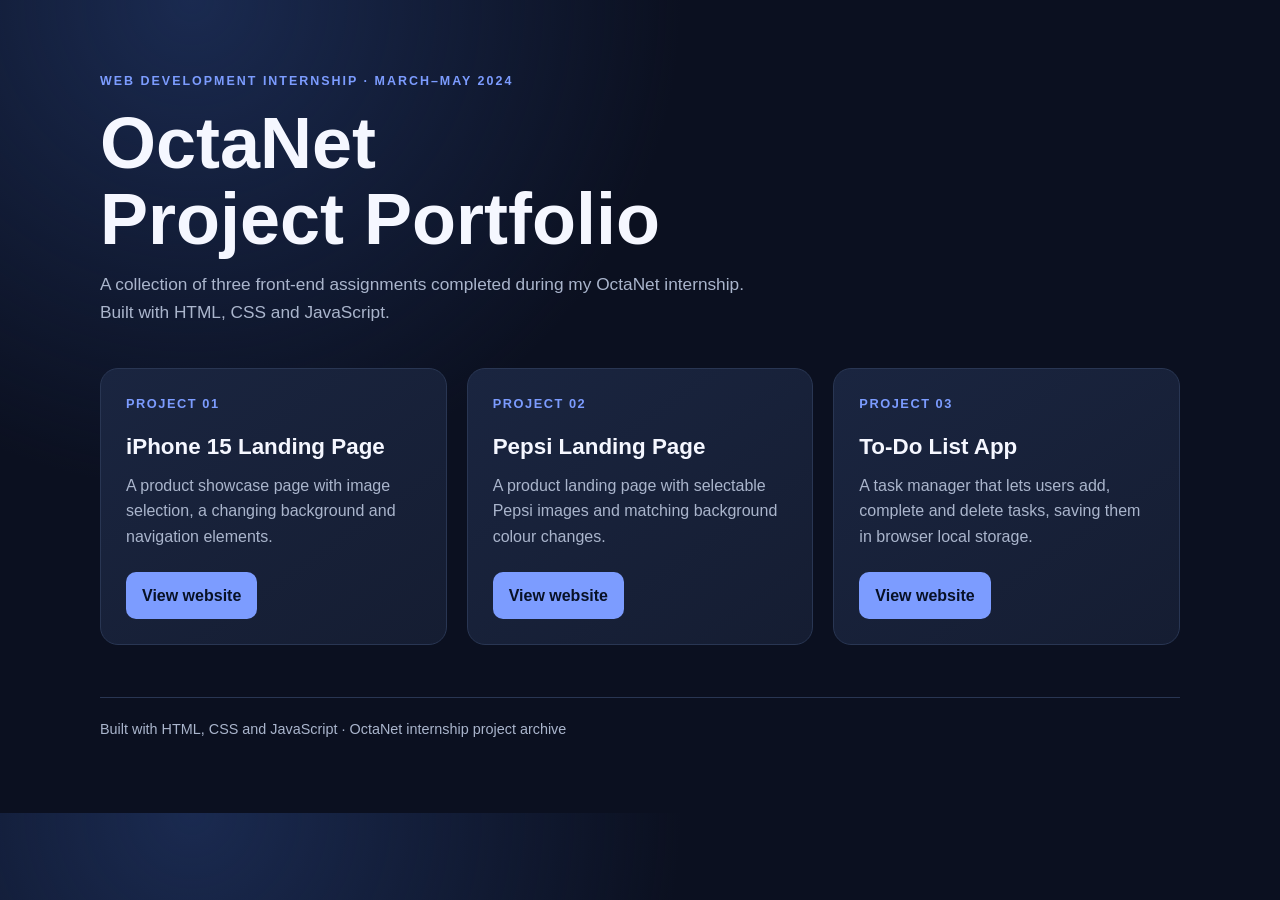
<file: index.html>
<!DOCTYPE html>
<html lang="en">
<head>
<meta charset="UTF-8">
<meta name="viewport" content="width=device-width, initial-scale=1.0">
<meta name="description" content="Three web development projects completed during my OctaNet internship in 2024.">
<title>OctaNet Internship | Project Portfolio</title>
<style>
:root{color-scheme:dark;--bg:#0b1020;--panel:#151d32;--muted:#aab5cc;--text:#f5f7ff;--accent:#7c9cff}
*{box-sizing:border-box}body{margin:0;background:radial-gradient(circle at 15% 0%,#1a2a50 0,transparent 36%),var(--bg);color:var(--text);font-family:Inter,Segoe UI,Arial,sans-serif;line-height:1.6}
main{width:min(1080px,92%);margin:auto;padding:72px 0}.eyebrow{color:var(--accent);text-transform:uppercase;letter-spacing:.16em;font-size:.78rem;font-weight:700}
h1{font-size:clamp(2.4rem,6vw,4.5rem);line-height:1.05;margin:14px 0}.intro{max-width:650px;color:var(--muted);font-size:1.08rem}
.grid{display:grid;grid-template-columns:repeat(auto-fit,minmax(250px,1fr));gap:20px;margin-top:42px}
article{background:linear-gradient(145deg,#1a2540,var(--panel));border:1px solid #293653;border-radius:18px;padding:25px;display:flex;flex-direction:column;min-height:260px}
.number{font-size:.8rem;color:var(--accent);font-weight:700;letter-spacing:.12em}h2{margin:14px 0 8px;font-size:1.4rem}p{color:var(--muted);margin:0 0 22px}
a.button{display:inline-block;margin-top:auto;text-decoration:none;background:var(--accent);color:#081126;padding:11px 16px;border-radius:10px;font-weight:700;width:max-content}
footer{margin-top:52px;border-top:1px solid #293653;padding-top:20px;color:var(--muted);font-size:.9rem}
</style>
</head>
<body>
<main>
<div class="eyebrow">Web Development Internship · March–May 2024</div>
<h1>OctaNet<br>Project Portfolio</h1>
<p class="intro">A collection of three front-end assignments completed during my OctaNet internship. Built with HTML, CSS and JavaScript.</p>
<section class="grid" aria-label="Internship projects">
<article><div class="number">PROJECT 01</div><h2>iPhone 15 Landing Page</h2><p>A product showcase page with image selection, a changing background and navigation elements.</p><a class="button" href="Task-1-iPhone15-Landing-Page/index.html">View website</a></article>
<article><div class="number">PROJECT 02</div><h2>Pepsi Landing Page</h2><p>A product landing page with selectable Pepsi images and matching background colour changes.</p><a class="button" href="Task-2-Pepsi-Landing-Page/index.html">View website</a></article>
<article><div class="number">PROJECT 03</div><h2>To-Do List App</h2><p>A task manager that lets users add, complete and delete tasks, saving them in browser local storage.</p><a class="button" href="Task-3-Todo-List/index.html">View website</a></article>
</section>
<footer>Built with HTML, CSS and JavaScript · OctaNet internship project archive</footer>
</main>
</body>
</html>
</file>
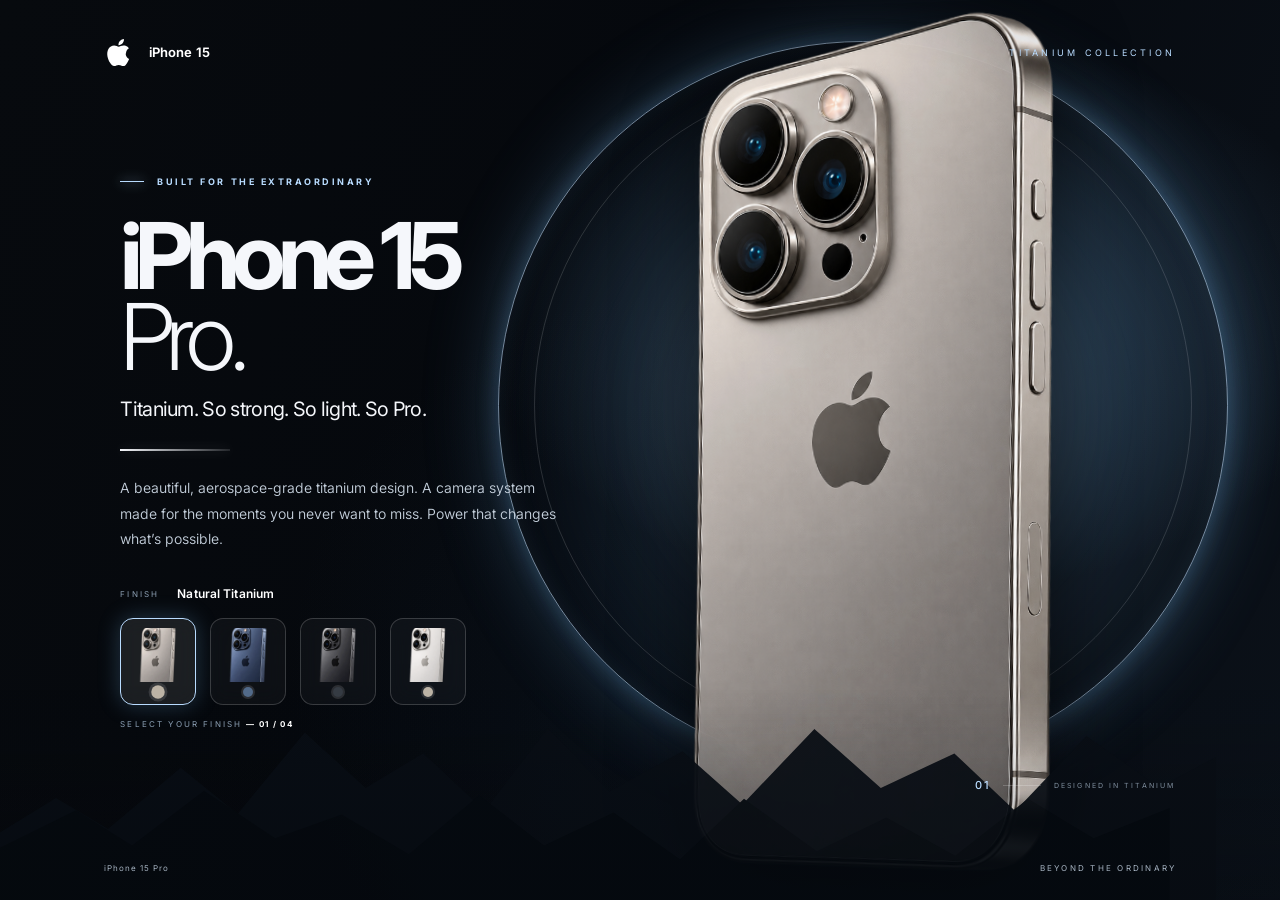
<file: Task-1-iPhone15-Landing-Page/index.html>
<!doctype html>
<html lang="en">
<head>
  <meta charset="UTF-8" />
  <meta name="viewport" content="width=device-width, initial-scale=1.0" />
  <meta name="theme-color" content="#05080d" />
  <title>iPhone 15 — Titanium Collection</title>
  <link rel="preconnect" href="https://fonts.googleapis.com">
  <link rel="preconnect" href="https://fonts.gstatic.com" crossorigin>
  <link href="https://fonts.googleapis.com/css2?family=Inter:wght@300;400;500;600;700;800;900&display=swap" rel="stylesheet">
  <link rel="stylesheet" href="style.css" />
</head>
<body data-theme="natural">
  <main class="scene">
    <header class="topbar">
      <a class="brand" href="#top" aria-label="Apple inspired iPhone landing page">
        <svg viewBox="0 0 24 28" aria-hidden="true"><path d="M19.7 14.8c0-3.1 2.5-4.6 2.6-4.7-1.4-2.1-3.7-2.4-4.5-2.4-1.9-.2-3.7 1.1-4.7 1.1s-2.5-1.1-4.1-1.1c-2.1 0-4.1 1.2-5.2 3.1-2.2 3.8-.6 9.4 1.5 12.5 1 1.5 2.2 3.1 3.8 3 1.5-.1 2.1-1 4-1s2.4 1 4 1c1.7 0 2.7-1.5 3.7-3.1 1.2-1.7 1.7-3.4 1.7-3.5-.1 0-3.1-1.2-3.1-4.9ZM16.6 5.7c.8-1 1.4-2.4 1.2-3.8-1.2.1-2.7.8-3.6 1.8-.8.9-1.5 2.3-1.3 3.7 1.4.1 2.8-.7 3.7-1.7Z"/></svg>
        <span>iPhone 15</span>
      </a>
      <span class="collection">TITANIUM COLLECTION</span>
    </header>

    <div class="orb" aria-hidden="true"><div class="orb-inner"></div></div>
    <div class="mountains" aria-hidden="true"></div>

    <section class="copy" id="top">
      <p class="eyebrow"><span></span> BUILT FOR THE EXTRAORDINARY</p>
      <h1>iPhone 15<br><em>Pro.</em></h1>
      <p class="tagline" id="tagline">Titanium. So strong. So light. So Pro.</p>
      <div class="rule"></div>
      <p class="description" id="description">A beautiful, aerospace-grade titanium design. A camera system made for the moments you never want to miss. Power that changes what’s possible.</p>

      <div class="finish-head"><span>FINISH</span><strong id="finish-name">Natural Titanium</strong></div>
      <div class="swatches" role="group" aria-label="Choose iPhone finish">
        <button class="swatch active" type="button" data-variant="natural" aria-label="Natural Titanium" aria-pressed="true">
          <span class="swatch-image"><img src="images/iPhone 15 Pro Natural Titanium.png" alt="Natural Titanium iPhone" /></span><i></i>
        </button>
        <button class="swatch" type="button" data-variant="blue" aria-label="Blue Titanium" aria-pressed="false">
          <span class="swatch-image"><img src="images/Blue Titanium Pro Phone.png" alt="Blue Titanium iPhone" /></span><i></i>
        </button>
        <button class="swatch" type="button" data-variant="black" aria-label="Black Titanium" aria-pressed="false">
          <span class="swatch-image"><img src="images/iPhone 15 Pro Black Titanium.png" alt="Black Titanium iPhone" /></span><i></i>
        </button>
        <button class="swatch" type="button" data-variant="white" aria-label="White Titanium" aria-pressed="false">
          <span class="swatch-image"><img src="images/iPhone 15 Pro White Titanium.png" alt="White Titanium iPhone" /></span><i></i>
        </button>
      </div>
      <p class="selector-note">SELECT YOUR FINISH <b>— <span id="counter">01</span> / 04</b></p>
    </section>

    <section class="product" aria-label="Selected iPhone finish">
      <div class="product-halo"></div>
      <img class="hero-phone" id="hero-phone" src="images/iPhone 15 Pro Natural Titanium.png" alt="iPhone 15 Pro in Natural Titanium" />
    </section>

    <div class="bottom-left">iPhone 15 Pro</div>
    <div class="bottom-right">BEYOND THE ORDINARY</div>
    <div class="index-mark"><b id="index-number">01</b><span></span><small>DESIGNED IN TITANIUM</small></div>
  </main>
  <script src="script.js"></script>
</body>
</html>
</file>
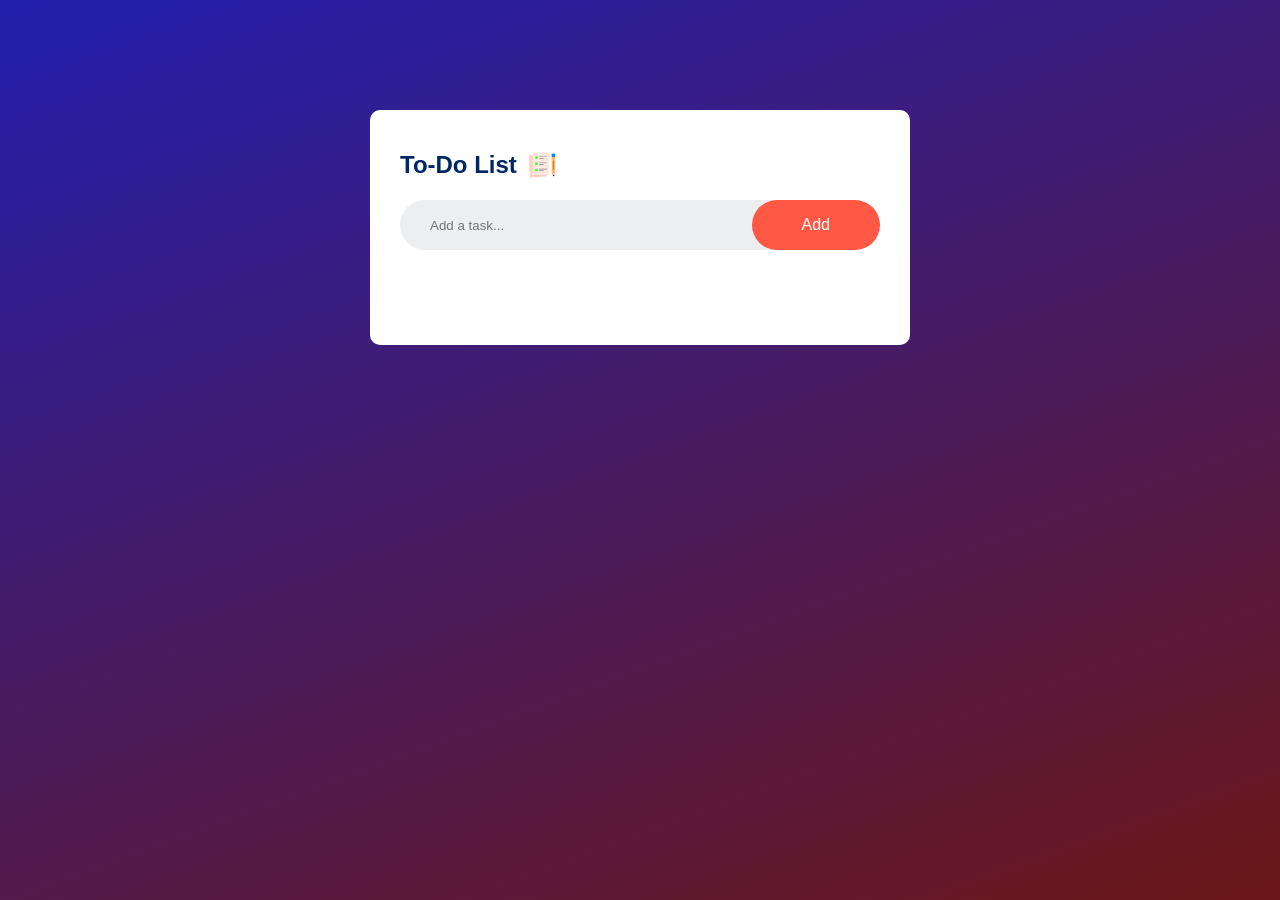
<file: Task-3-Todo-List/index.html>
<!DOCTYPE html>
<html>
    <head>
      <meta name = "viewport" content="width=device-width, initial-scale=1">
      <title>To-Do List </title>
		  <link rel="stylesheet" href="style.css" /> 
    </head>
    <body>	
      <div class="container">
        <div class="todo-app">
          <h2>To-Do List <img src="icon.png"></h2>
          <div class="row">
            <input type="text" id="input-box" placeholder="Add a task..." autofocus/>
            <button onclick="addTask()">Add</button>
          </div>
          <ul id="list-container">
           <!-- <li class="checked">Task 1</li>
            <li>Task 2</li>
            <li>Task 3</li> -->
          </ul>
        </div>
      </div>	
      <script src="script.js"></script>
    </body>
</html
</file>
<file: Task-1-iPhone15-Landing-Page/style.css>
:root{font-family:Inter,-apple-system,BlinkMacSystemFont,"Segoe UI",sans-serif;color:#f5f7fb;background:#05080d;font-synthesis:none;text-rendering:optimizeLegibility;--accent:#b9dcff;--glow:rgba(113,174,224,.28);--ring:rgba(186,220,255,.85);--rock:#101820}
*{box-sizing:border-box}html,body{margin:0;min-height:100%;}body{overflow:hidden}.scene{position:relative;isolation:isolate;min-height:100svh;width:100%;overflow:hidden;background:radial-gradient(ellipse at 72% 35%,var(--glow),transparent 34%),radial-gradient(ellipse at 52% 75%,rgba(26,48,70,.18),transparent 40%),linear-gradient(110deg,#070a0e 0%,#05080d 48%,#0b1119 100%);transition:background .8s ease}
.topbar{position:absolute;z-index:5;top:4.1%;left:8.1%;right:8.2%;display:flex;align-items:center;justify-content:space-between}.brand{display:flex;align-items:center;gap:18px;color:#fff;text-decoration:none;font-size:13px;font-weight:650;letter-spacing:.01em}.brand svg{width:27px;height:31px;fill:#fff}.collection{font-size:9px;letter-spacing:.36em;color:var(--accent);transition:color .5s}
.copy{position:absolute;z-index:4;left:9.4%;top:19.5%;width:min(39%,510px)}.eyebrow{display:flex;align-items:center;gap:13px;margin:0 0 28px;font-size:9px;font-weight:700;letter-spacing:.28em;color:var(--accent);white-space:nowrap}.eyebrow span{display:block;width:24px;height:1px;background:var(--accent);box-shadow:0 0 12px var(--accent)}h1{margin:0;font-size:clamp(64px,7.2vw,100px);line-height:.88;letter-spacing:-.085em;font-weight:700}h1 em{font-style:normal;font-weight:300;letter-spacing:-.075em}.tagline{font-size:clamp(16px,1.55vw,21px);margin:20px 0 0;letter-spacing:-.035em}.rule{height:2px;width:110px;margin:28px 0 24px;background:linear-gradient(90deg,#f5f7fb,rgba(245,247,251,.12));box-shadow:0 0 12px rgba(255,255,255,.18)}.description{max-width:450px;margin:0;color:#c5d0dc;font-size:14px;line-height:1.85;font-weight:350}.finish-head{display:flex;align-items:center;gap:18px;margin-top:34px}.finish-head span,.selector-note{font-size:8px;letter-spacing:.27em;color:#8da0b4}.finish-head strong{font-size:12px;font-weight:600;color:#fff;letter-spacing:.01em}.swatches{display:flex;gap:14px;margin-top:17px}.swatch{width:76px;height:87px;padding:9px 9px 7px;border:1px solid rgba(255,255,255,.18);border-radius:13px;background:rgba(255,255,255,.035);display:flex;flex-direction:column;align-items:center;justify-content:space-between;cursor:pointer;transition:border-color .35s,background .35s,transform .35s;backdrop-filter:blur(10px)}.swatch:hover{transform:translateY(-3px);border-color:var(--accent)}.swatch.active{border-color:var(--accent);background:rgba(255,255,255,.09);box-shadow:0 0 22px var(--glow)}.swatch-image{display:block;width:56px;height:54px;overflow:hidden;position:relative}.swatch-image img{width:100%;height:100%;object-fit:cover;object-position:center 24%;mix-blend-mode:screen;filter:contrast(1.08)}.swatch i{display:block;width:10px;height:10px;border-radius:50%;background:#bcb3a5;box-shadow:0 0 0 2px rgba(255,255,255,.12)}.swatch[data-variant=blue] i{background:#526a89}.swatch[data-variant=black] i{background:#353b43}.selector-note{margin-top:14px;font-size:8px}.selector-note b{color:#fff;letter-spacing:.16em}
.orb{position:absolute;z-index:0;width:min(57vw,760px);aspect-ratio:1;border:1px solid rgba(195,225,255,.6);border-radius:50%;top:4.5%;right:4.1%;box-shadow:0 0 22px var(--glow),inset 0 0 25px rgba(164,211,255,.08),0 0 75px var(--glow);transition:border-color .7s,box-shadow .7s}.orb:before{content:"";position:absolute;inset:4.8%;border:1px solid rgba(255,255,255,.14);border-radius:50%}.orb:after{content:"";position:absolute;inset:12%;border-radius:50%;background:radial-gradient(circle,rgba(255,255,255,.09),transparent 68%);filter:blur(22px)}.orb-inner{position:absolute;inset:-3%;border-radius:50%;background:radial-gradient(circle at 54% 52%,var(--glow),transparent 66%);filter:blur(24px)}
.product{position:absolute;z-index:2;right:5.3%;top:5%;height:90%;width:52%;display:flex;align-items:center;justify-content:center;pointer-events:none}.hero-phone{position:relative;z-index:2;height:108%;width:100%;object-fit:contain;object-position:center;mix-blend-mode:screen;filter:drop-shadow(0 24px 38px rgba(0,0,0,.65));mask-image:radial-gradient(ellipse 68% 74% at 50% 48%,#000 57%,rgba(0,0,0,.88) 72%,transparent 100%);transition:opacity .25s,filter .6s;transform:rotate(-2deg) scale(1.02)}.hero-phone.changing{opacity:0}.mountains{position:absolute;z-index:3;bottom:-1px;left:0;width:100%;height:24%;pointer-events:none;background:linear-gradient(180deg,transparent,rgba(3,6,10,.25)),url("data:image/svg+xml,%3Csvg xmlns='http://www.w3.org/2000/svg' viewBox='0 0 1600 300' preserveAspectRatio='none'%3E%3Cpath fill='%23090e15' d='M0 300V205l70-48 65 43 91-85 71 64 84-113 76 77 72-48 77 80 79-115 77 88 91-56 75 74 90-105 83 82 92-48 76 80 89-104 91 71 71-42v200Z'/%3E%3Cpath fill='%23050a10' d='M0 300v-74l95-52 70 49 90-76 89 66 83-33 84 55 88-82 81 70 87-46 83 65 80-84 91 73 87-47 86 53 91-79 82 55 95-42v129Z'/%3E%3C/svg%3E") center bottom/100% 100% no-repeat;opacity:.94}.bottom-left,.bottom-right{position:absolute;z-index:5;bottom:3%;font-size:8px;letter-spacing:.13em;color:#a7b4c2}.bottom-left{left:8.1%}.bottom-right{right:8.1%;letter-spacing:.28em}.index-mark{position:absolute;z-index:5;right:8.2%;bottom:12%;display:flex;align-items:center;gap:13px;color:var(--accent)}.index-mark b{font-size:11px;font-weight:500;letter-spacing:.12em}.index-mark span{width:38px;height:1px;background:rgba(255,255,255,.2)}.index-mark small{font-size:7px;letter-spacing:.3em;color:#7e8d9c}
body[data-theme=blue]{--accent:#91c8ff;--glow:rgba(65,133,218,.34);--ring:rgba(145,200,255,.9)}body[data-theme=black]{--accent:#c3cbd5;--glow:rgba(121,139,160,.25);--ring:rgba(191,205,222,.7)}
@media(max-width:900px){.copy{left:7%;width:43%;top:21%}.product{right:0;width:55%;height:78%;top:10%}.orb{width:65vw;right:0;top:9%}h1{font-size:clamp(58px,8vw,78px)}.description{font-size:12px}.swatch{width:66px;height:78px}.swatch-image{width:48px;height:46px}}
@media(max-width:650px){body{overflow:auto}.scene{min-height:100svh;height:auto;padding:0 0 36px;overflow:hidden}.topbar{top:24px;left:7%;right:7%}.brand{font-size:12px}.collection{font-size:7px;letter-spacing:.2em}.copy{position:relative;top:auto;left:auto;width:auto;padding:125px 7% 0}.eyebrow{font-size:8px;margin-bottom:19px}h1{font-size:clamp(58px,15vw,82px)}.tagline{font-size:16px;margin-top:14px}.rule{margin:19px 0 16px}.description{font-size:12px;max-width:390px}.product{position:relative;top:auto;right:auto;width:100%;height:55vh;margin-top:-12px}.hero-phone{height:115%;width:100%;transform:rotate(-2deg) scale(1.05)}.orb{width:90vw;top:48%;right:5%;transform:translateY(-25%)}.mountains{height:15%}.finish-head{margin-top:22px}.swatches{margin-top:12px}.bottom-left,.bottom-right{display:none}.index-mark{right:7%;bottom:4%;}.selector-note{margin-bottom:0}}
@media(min-width:651px) and (max-height:720px){.copy{top:17%}.eyebrow{margin-bottom:17px}h1{font-size:clamp(56px,6vw,78px)}.tagline{margin-top:12px}.rule{margin:17px 0 14px}.finish-head{margin-top:20px}.product{height:96%;top:1%}.swatch{height:75px}}
@media(prefers-reduced-motion:reduce){*,*::before,*::after{transition:none!important;scroll-behavior:auto!important}}

.hero-phone.changing {
  opacity: 0;
  filter: blur(8px);
  transform: translateX(35px) rotate(2deg) scale(0.94);

  transition:
    opacity 0.25s ease,
    transform 0.4s ease,
    filter 0.3s ease;
}

/* New phone enters smoothly */
.hero-phone.phone-entering {
  animation: phoneEnter 0.75s cubic-bezier(.16, 1, .3, 1) both;
}

@keyframes phoneEnter {
  0% {
    opacity: 0;
    filter: blur(9px);
    transform: translateX(-40px) rotate(-4deg) scale(0.93);
  }

  65% {
    opacity: 1;
    filter: blur(0);
    transform: translateX(5px) rotate(-1deg) scale(1.03);
  }

  100% {
    opacity: 1;
    filter: none;
    transform: rotate(-2deg) scale(1.02);
  }
}


/* =================================
   TEXT CHANGE ANIMATION
================================= */

.copy.copy-updating .eyebrow,
.copy.copy-updating h1,
.copy.copy-updating .tagline,
.copy.copy-updating .description,
.copy.copy-updating .finish-head,
.copy.copy-updating .swatches,
.copy.copy-updating .selector-note {

  animation: textEnter 0.5s ease both;
}

.copy.copy-updating h1 {
  animation-delay: 0.04s;
}

.copy.copy-updating .tagline {
  animation-delay: 0.08s;
}

.copy.copy-updating .description {
  animation-delay: 0.12s;
}

.copy.copy-updating .finish-head {
  animation-delay: 0.16s;
}

.copy.copy-updating .swatches {
  animation-delay: 0.20s;
}

@keyframes textEnter {
  from {
    opacity: 0;
    transform: translateY(12px);
  }

  to {
    opacity: 1;
    transform: translateY(0);
  }
}


/* =================================
   COLOUR SELECTION INTERACTION
================================= */

.swatch i {
  transition: transform 0.3s ease;
}

.swatch.active i {
  transform: scale(1.35);
}


/* Respect reduced-motion preferences */
@media (prefers-reduced-motion: reduce) {
  .hero-phone,
  .copy * {
    animation: none !important;
    transition: none !important;
  }
}
</file>
<file: Task-3-Todo-List/style.css>
*{
    margin: 0;
    padding: 0%;
    font-family: 'Poppins', sans-serif;
    box-sizing: border-box;
}
.container{
    width: 100%;
    min-height: 100vh;
    background: linear-gradient(160deg,#2320af,#6d1818);
    padding: 10px;
}
.todo-app{
    width: 100%;
    max-width: 540px;
    background: #fff;
    margin: 100px auto 20px;
    padding: 40px 30px 70px;
    border-radius: 10px;
}
.todo-app h2{
    color: #002765;
    display: flex;
    align-items: center;
    margin-bottom: 20px;
}
.todo-app h2 img{
    width: 30px;
    margin-left: 10px;
}
.row{
    display: flex;
    align-items: center;
    justify-content: space-between;
    background: #edeef0;
    border-radius: 30px;
    padding-left: 20px;
    margin-bottom: 25px;
}
input{
    flex: 1;
    border: none;
    outline: none;
    background: transparent;
    padding: 10px;
    font-weight: 14px;
}
button{
    border: none;
    outline: none;
    padding: 16px 50px;
    background: #ff5945;
    color: #fff;
    font-size: 16px;
    cursor: pointer;
    border-radius: 40px;
}
ul li{
    list-style: none;
    font-size: 17px;
    padding: 12px 8px 12px 50px;
    user-select: none;
    cursor: pointer;
    position: relative;
}
ul li::before{
    content: '';
    position: absolute;
    height: 28px;
    width: 28px;
    border-radius: 50%;
    background-image: url(unchecked.png);
    background-size: cover;
    background-position: center;
    left: 8px;
    top: 12px;
}
ul li.checked{
    color: #555;
    text-decoration: line-through;

}
ul li.checked::before{
    color: #555;
    background-image: url(checked.png);
    
}
ul li span{
    position: absolute;
    right: 0%;
    top: 5px;
    width: 40px;
    height: 40px;
    font-size: 22px;
    color: #555;
    line-height: 40px;
    text-align: center;
    border-radius: 50%;
}
ul li span:hover{
    background: #edeef0;
}
</file>
